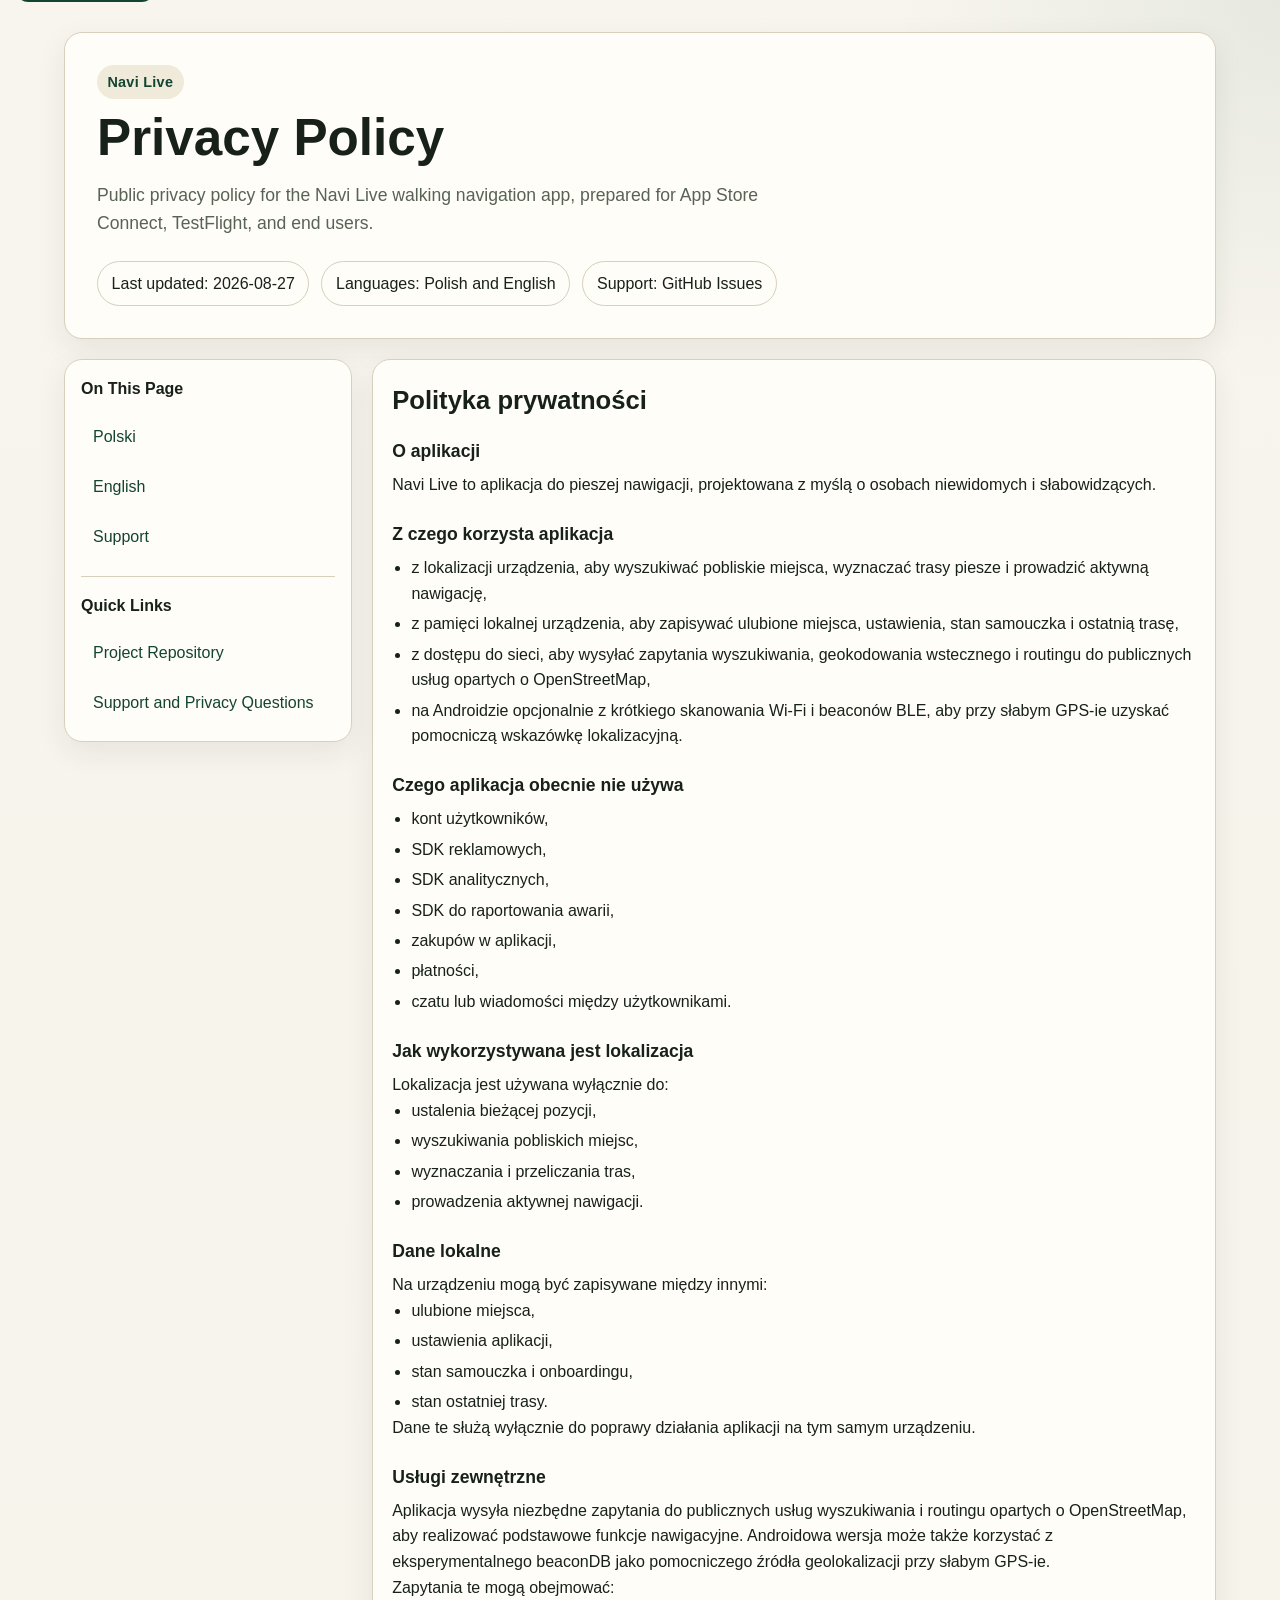
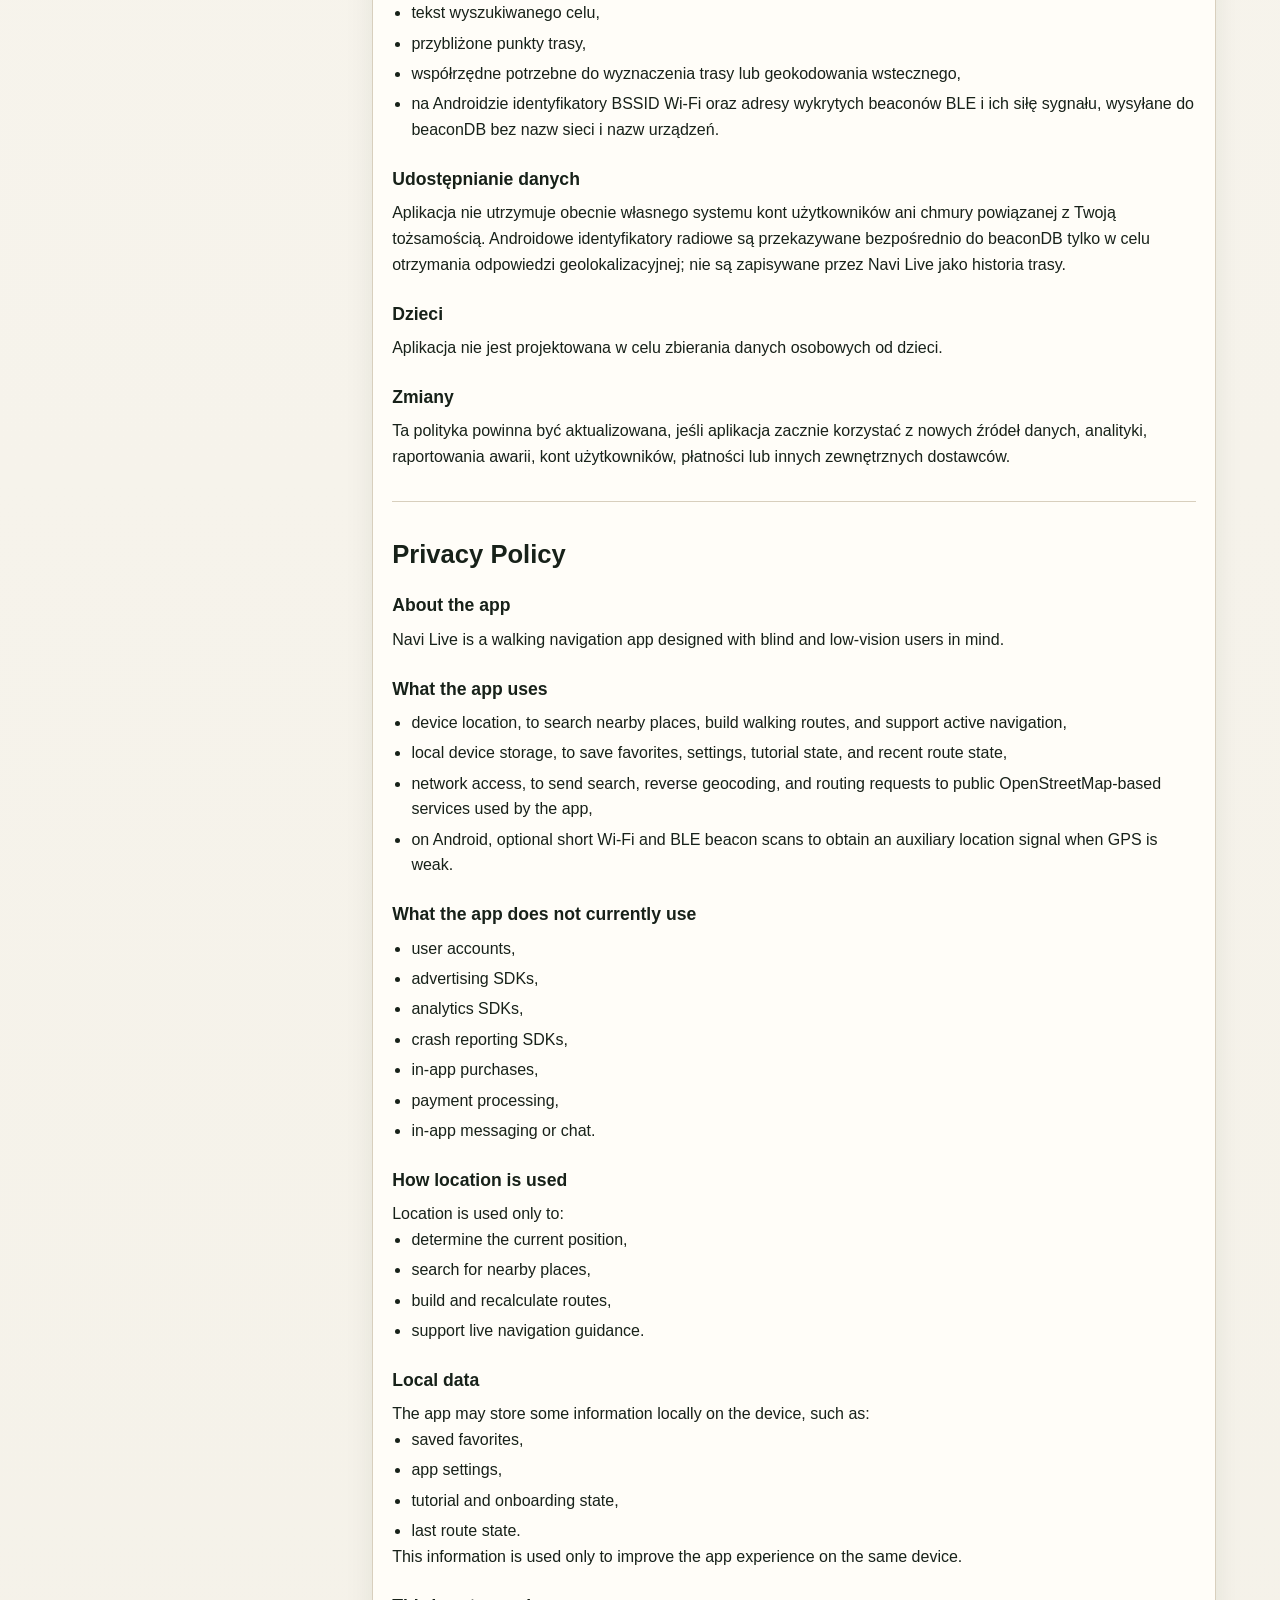
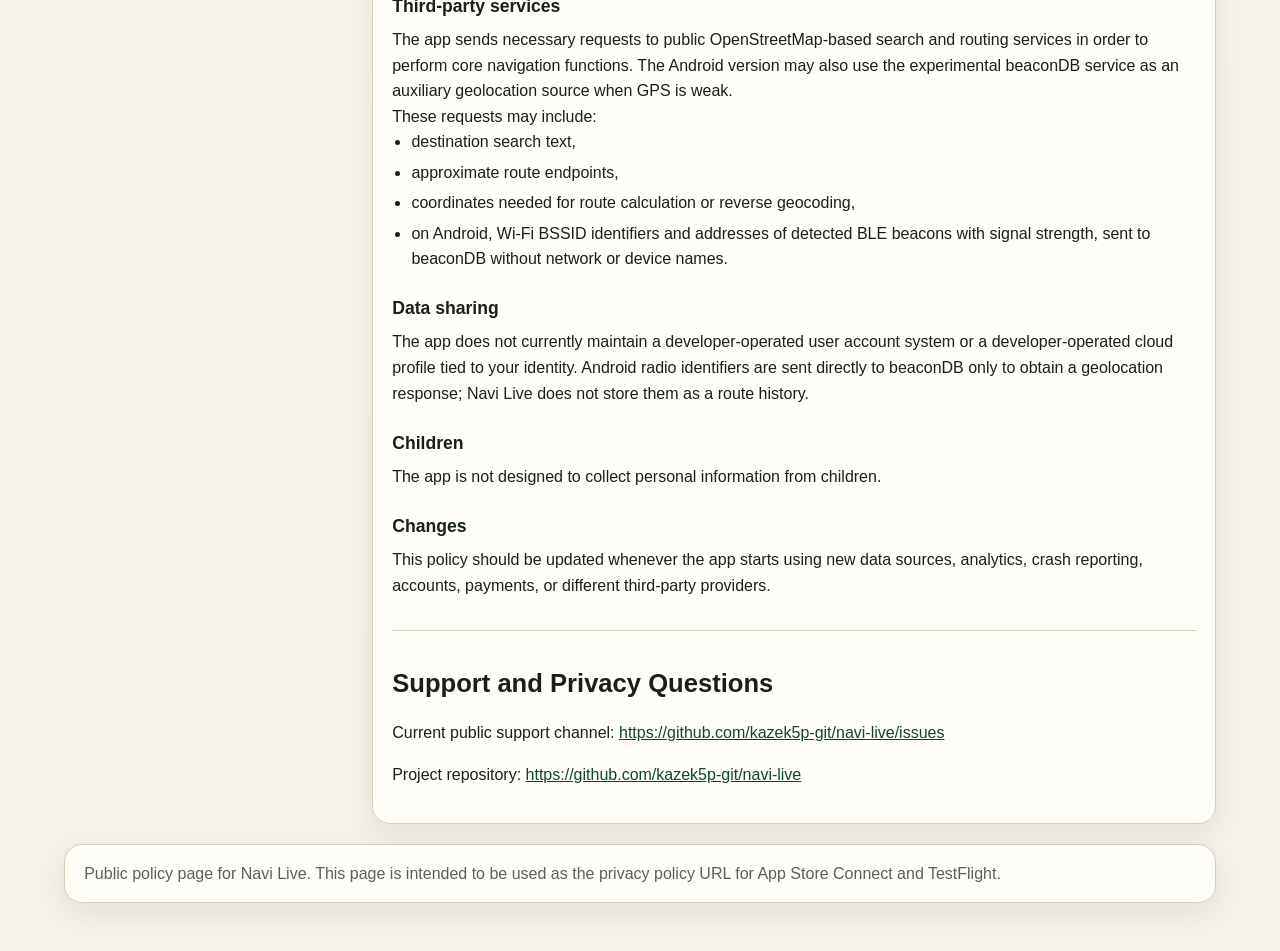
<file: docs/index.html>
<!doctype html>
<html lang="en">
  <head>
    <meta charset="utf-8">
    <meta http-equiv="refresh" content="0; url=./privacy/">
    <meta name="viewport" content="width=device-width, initial-scale=1">
    <title>Navi Live</title>
    <link rel="canonical" href="https://kazek5p-git.github.io/navi-live/privacy/">
  </head>
  <body>
    <p>Redirecting to <a href="./privacy/">Navi Live Privacy Policy</a>.</p>
  </body>
</html>
</file>
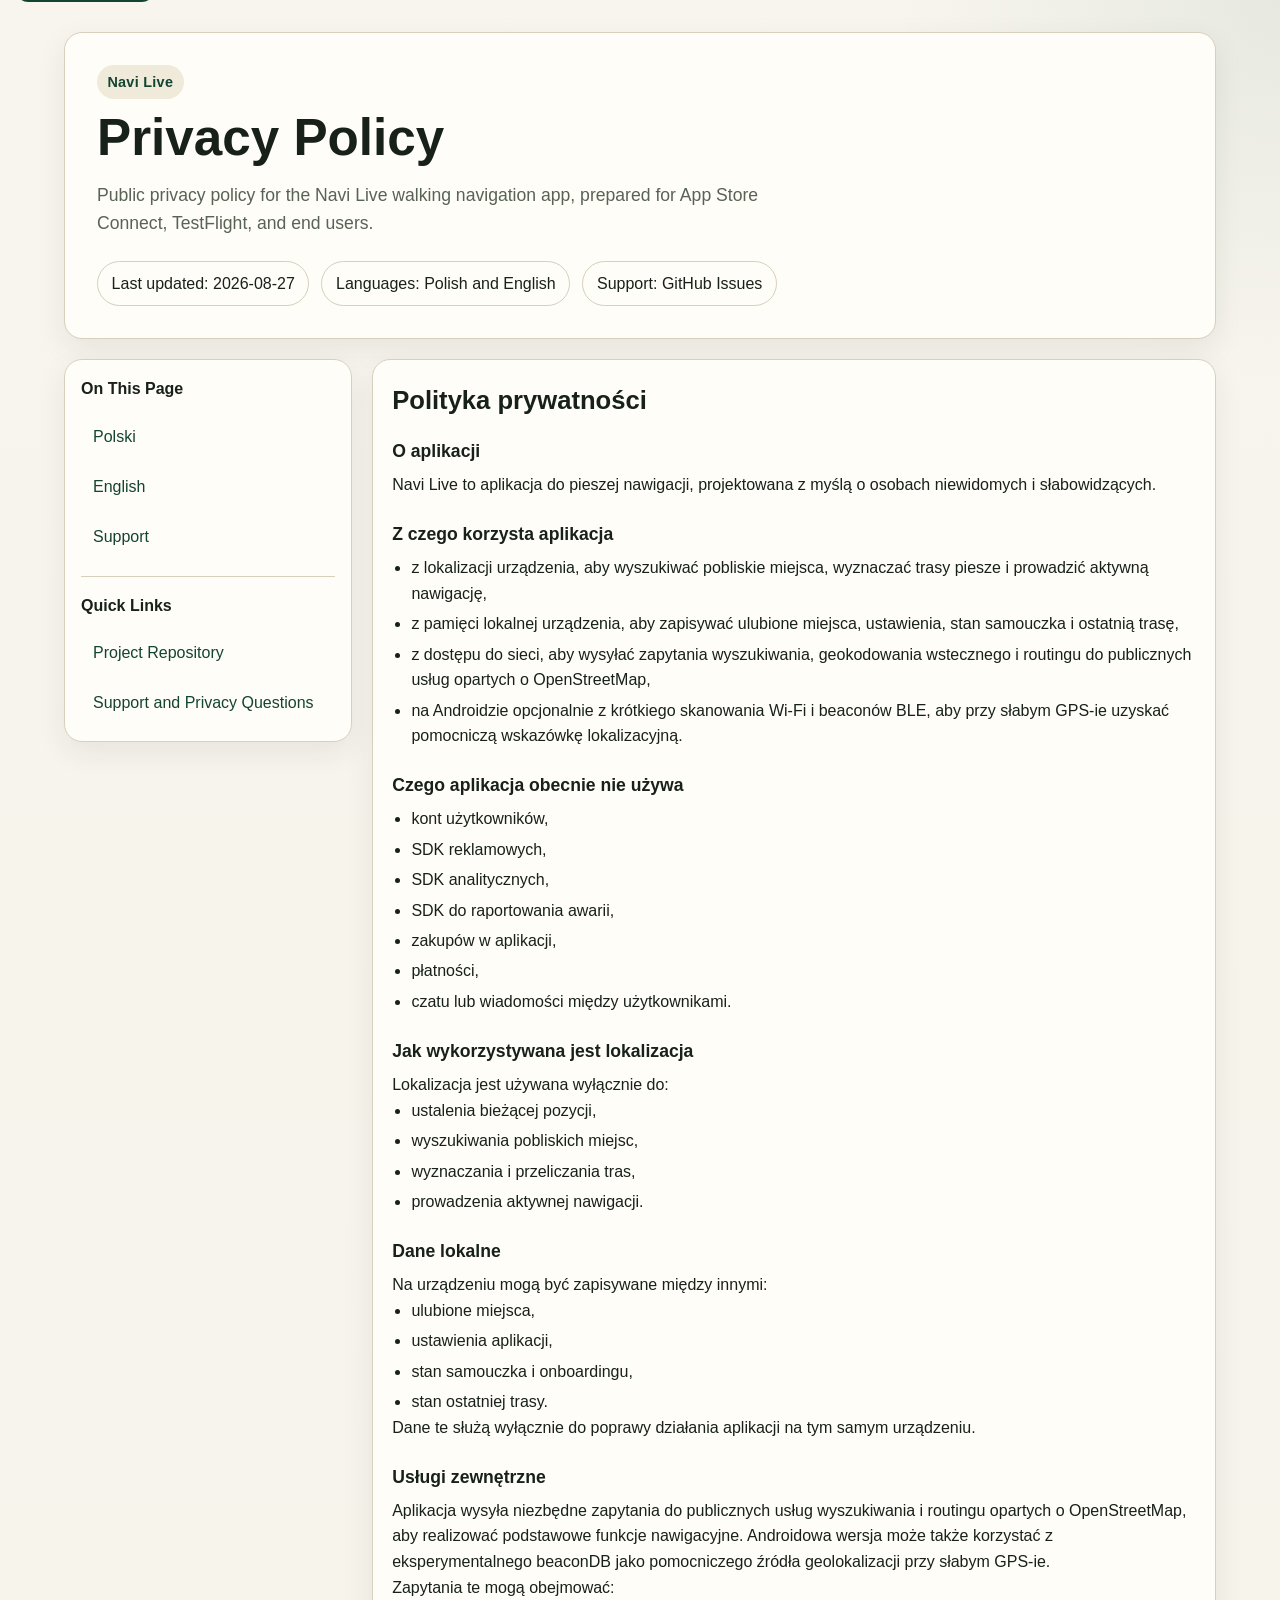
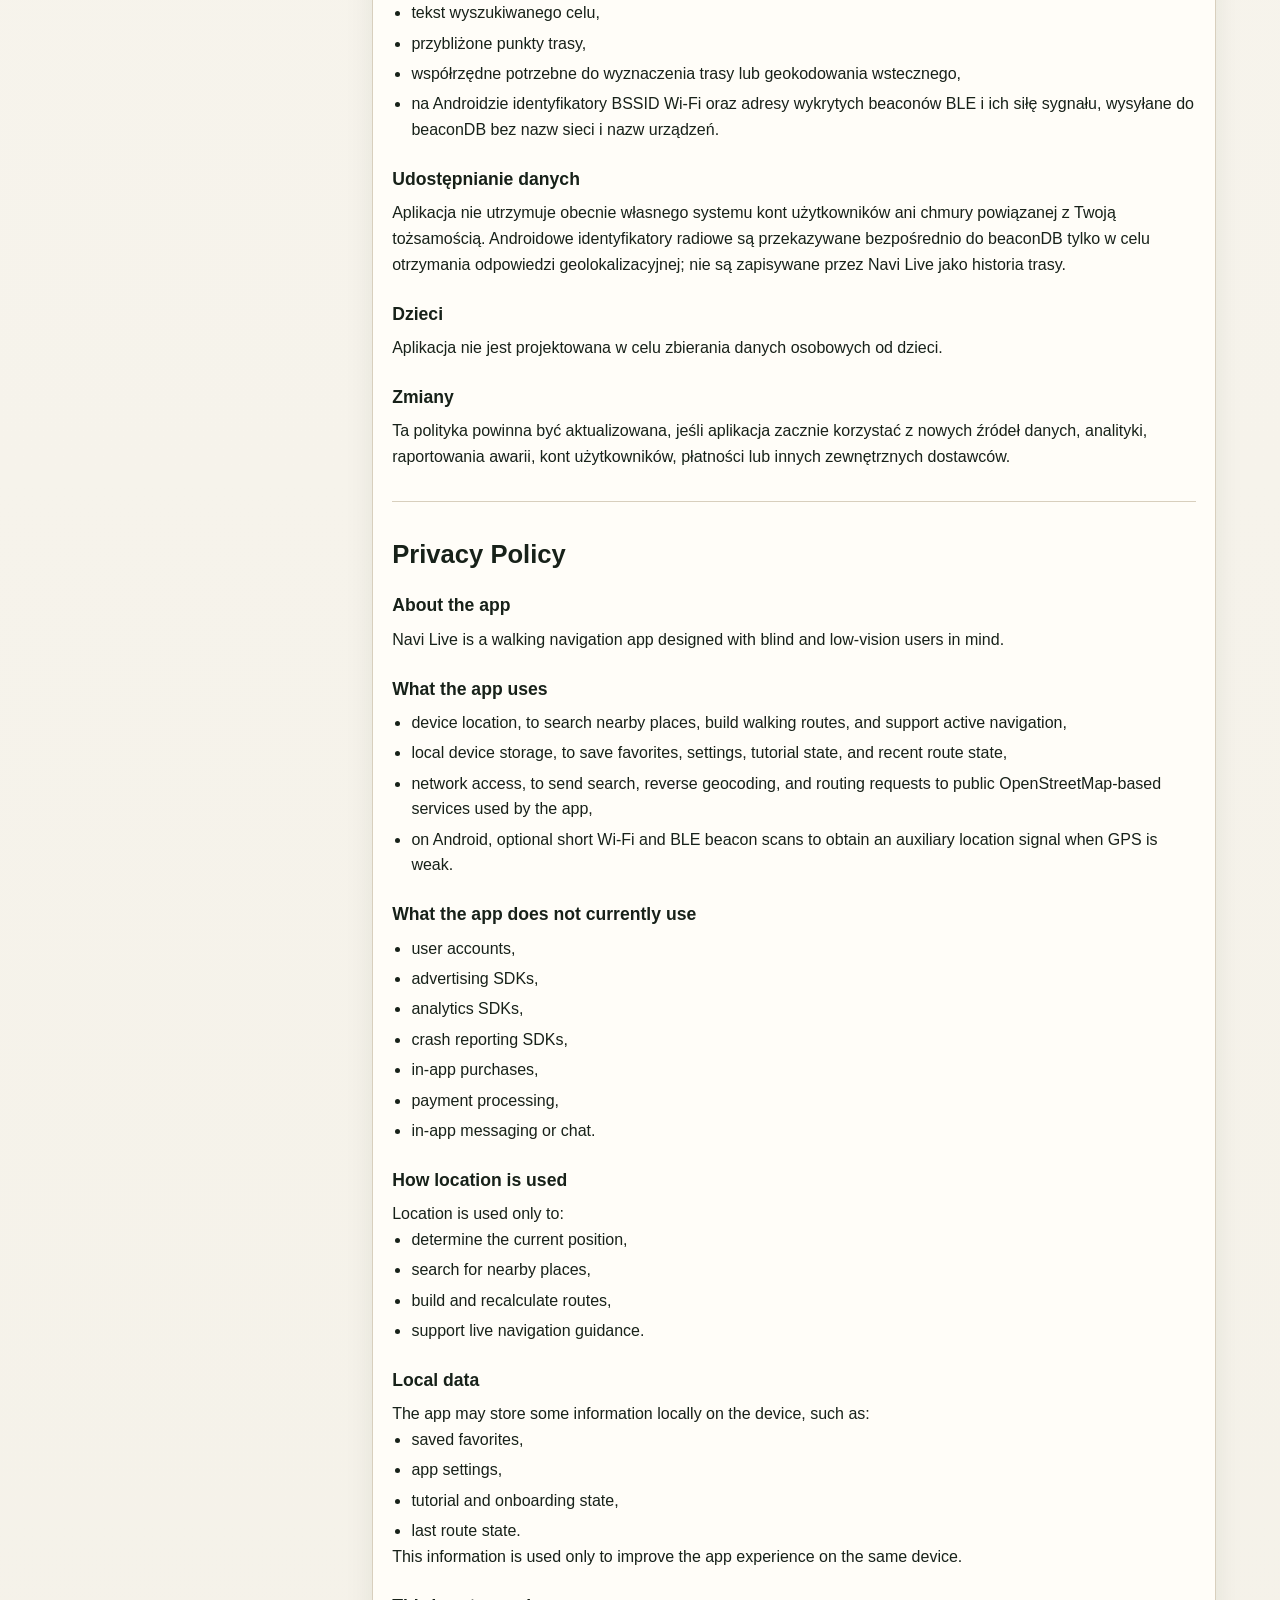
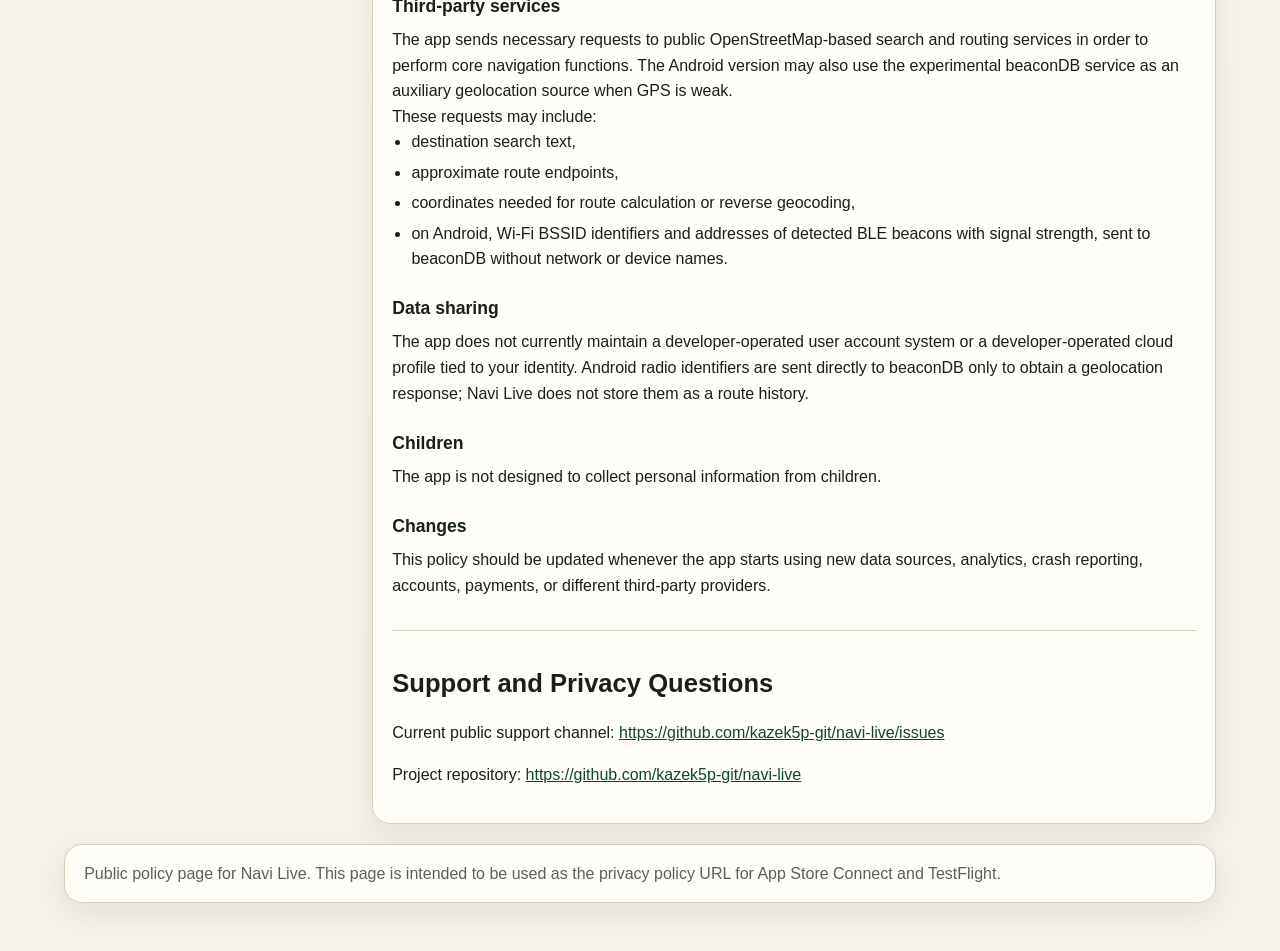
<file: docs/privacy/index.html>
<!doctype html>
<html lang="en">
  <head>
    <meta charset="utf-8">
    <meta name="viewport" content="width=device-width, initial-scale=1">
    <title>Navi Live Privacy Policy</title>
    <meta name="description" content="Public privacy policy for the Navi Live walking navigation app.">
    <link rel="canonical" href="https://kazek5p-git.github.io/navi-live/privacy/">
    <link rel="stylesheet" href="../assets/site.css">
  </head>
  <body>
    <a class="skip-link" href="#main">Skip to content</a>
    <div class="shell">
      <header class="hero panel">
        <p class="eyebrow">Navi Live</p>
        <h1>Privacy Policy</h1>
        <p class="lede">
          Public privacy policy for the Navi Live walking navigation app, prepared for
          App Store Connect, TestFlight, and end users.
        </p>
        <div class="hero-meta" aria-label="Page metadata">
          <span>Last updated: 2026-08-27</span>
          <span>Languages: Polish and English</span>
          <span>Support: GitHub Issues</span>
        </div>
      </header>

      <div class="layout">
        <aside class="nav-card panel" aria-labelledby="page-nav-title">
          <h2 id="page-nav-title">On This Page</h2>
          <ul class="nav-list">
            <li><a href="#pl">Polski</a></li>
            <li><a href="#en">English</a></li>
            <li><a href="#support">Support</a></li>
          </ul>

          <div class="lang-block" aria-labelledby="language-links-title">
            <h2 id="language-links-title">Quick Links</h2>
            <ul class="lang-list">
              <li><a href="https://github.com/kazek5p-git/navi-live">Project Repository</a></li>
              <li><a href="https://github.com/kazek5p-git/navi-live/issues">Support and Privacy Questions</a></li>
            </ul>
          </div>
        </aside>

        <main id="main" class="content-card panel">
          <section id="pl" class="language-section" lang="pl">
            <h2>Polityka prywatności</h2>

            <section class="policy-section">
              <h3>O aplikacji</h3>
              <p>
                Navi Live to aplikacja do pieszej nawigacji, projektowana z myślą o osobach
                niewidomych i słabowidzących.
              </p>
            </section>

            <section class="policy-section">
              <h3>Z czego korzysta aplikacja</h3>
              <ul>
                <li>z lokalizacji urządzenia, aby wyszukiwać pobliskie miejsca, wyznaczać trasy piesze i prowadzić aktywną nawigację,</li>
                <li>z pamięci lokalnej urządzenia, aby zapisywać ulubione miejsca, ustawienia, stan samouczka i ostatnią trasę,</li>
                <li>z dostępu do sieci, aby wysyłać zapytania wyszukiwania, geokodowania wstecznego i routingu do publicznych usług opartych o OpenStreetMap,</li>
                <li>na Androidzie opcjonalnie z krótkiego skanowania Wi-Fi i beaconów BLE, aby przy słabym GPS-ie uzyskać pomocniczą wskazówkę lokalizacyjną.</li>
              </ul>
            </section>

            <section class="policy-section">
              <h3>Czego aplikacja obecnie nie używa</h3>
              <ul>
                <li>kont użytkowników,</li>
                <li>SDK reklamowych,</li>
                <li>SDK analitycznych,</li>
                <li>SDK do raportowania awarii,</li>
                <li>zakupów w aplikacji,</li>
                <li>płatności,</li>
                <li>czatu lub wiadomości między użytkownikami.</li>
              </ul>
            </section>

            <section class="policy-section">
              <h3>Jak wykorzystywana jest lokalizacja</h3>
              <p>Lokalizacja jest używana wyłącznie do:</p>
              <ul>
                <li>ustalenia bieżącej pozycji,</li>
                <li>wyszukiwania pobliskich miejsc,</li>
                <li>wyznaczania i przeliczania tras,</li>
                <li>prowadzenia aktywnej nawigacji.</li>
              </ul>
            </section>

            <section class="policy-section">
              <h3>Dane lokalne</h3>
              <p>Na urządzeniu mogą być zapisywane między innymi:</p>
              <ul>
                <li>ulubione miejsca,</li>
                <li>ustawienia aplikacji,</li>
                <li>stan samouczka i onboardingu,</li>
                <li>stan ostatniej trasy.</li>
              </ul>
              <p>
                Dane te służą wyłącznie do poprawy działania aplikacji na tym samym urządzeniu.
              </p>
            </section>

            <section class="policy-section">
              <h3>Usługi zewnętrzne</h3>
              <p>
                Aplikacja wysyła niezbędne zapytania do publicznych usług wyszukiwania i routingu
                opartych o OpenStreetMap, aby realizować podstawowe funkcje nawigacyjne. Androidowa
                wersja może także korzystać z eksperymentalnego beaconDB jako pomocniczego źródła
                geolokalizacji przy słabym GPS-ie.
              </p>
              <p>Zapytania te mogą obejmować:</p>
              <ul>
                <li>tekst wyszukiwanego celu,</li>
                <li>przybliżone punkty trasy,</li>
                <li>współrzędne potrzebne do wyznaczenia trasy lub geokodowania wstecznego,</li>
                <li>na Androidzie identyfikatory BSSID Wi-Fi oraz adresy wykrytych beaconów BLE i ich siłę sygnału, wysyłane do beaconDB bez nazw sieci i nazw urządzeń.</li>
              </ul>
            </section>

            <section class="policy-section">
              <h3>Udostępnianie danych</h3>
              <p>
                Aplikacja nie utrzymuje obecnie własnego systemu kont użytkowników ani
                chmury powiązanej z Twoją tożsamością. Androidowe identyfikatory radiowe
                są przekazywane bezpośrednio do beaconDB tylko w celu otrzymania odpowiedzi
                geolokalizacyjnej; nie są zapisywane przez Navi Live jako historia trasy.
              </p>
            </section>

            <section class="policy-section">
              <h3>Dzieci</h3>
              <p>
                Aplikacja nie jest projektowana w celu zbierania danych osobowych od dzieci.
              </p>
            </section>

            <section class="policy-section">
              <h3>Zmiany</h3>
              <p>
                Ta polityka powinna być aktualizowana, jeśli aplikacja zacznie korzystać z nowych
                źródeł danych, analityki, raportowania awarii, kont użytkowników, płatności lub
                innych zewnętrznych dostawców.
              </p>
            </section>
          </section>

          <section id="en" class="language-section" lang="en">
            <h2>Privacy Policy</h2>

            <section class="policy-section">
              <h3>About the app</h3>
              <p>
                Navi Live is a walking navigation app designed with blind and low-vision users in mind.
              </p>
            </section>

            <section class="policy-section">
              <h3>What the app uses</h3>
              <ul>
                <li>device location, to search nearby places, build walking routes, and support active navigation,</li>
                <li>local device storage, to save favorites, settings, tutorial state, and recent route state,</li>
                <li>network access, to send search, reverse geocoding, and routing requests to public OpenStreetMap-based services used by the app,</li>
                <li>on Android, optional short Wi-Fi and BLE beacon scans to obtain an auxiliary location signal when GPS is weak.</li>
              </ul>
            </section>

            <section class="policy-section">
              <h3>What the app does not currently use</h3>
              <ul>
                <li>user accounts,</li>
                <li>advertising SDKs,</li>
                <li>analytics SDKs,</li>
                <li>crash reporting SDKs,</li>
                <li>in-app purchases,</li>
                <li>payment processing,</li>
                <li>in-app messaging or chat.</li>
              </ul>
            </section>

            <section class="policy-section">
              <h3>How location is used</h3>
              <p>Location is used only to:</p>
              <ul>
                <li>determine the current position,</li>
                <li>search for nearby places,</li>
                <li>build and recalculate routes,</li>
                <li>support live navigation guidance.</li>
              </ul>
            </section>

            <section class="policy-section">
              <h3>Local data</h3>
              <p>The app may store some information locally on the device, such as:</p>
              <ul>
                <li>saved favorites,</li>
                <li>app settings,</li>
                <li>tutorial and onboarding state,</li>
                <li>last route state.</li>
              </ul>
              <p>
                This information is used only to improve the app experience on the same device.
              </p>
            </section>

            <section class="policy-section">
              <h3>Third-party services</h3>
              <p>
                The app sends necessary requests to public OpenStreetMap-based search and routing
                services in order to perform core navigation functions. The Android version may
                also use the experimental beaconDB service as an auxiliary geolocation source when
                GPS is weak.
              </p>
              <p>These requests may include:</p>
              <ul>
                <li>destination search text,</li>
                <li>approximate route endpoints,</li>
                <li>coordinates needed for route calculation or reverse geocoding,</li>
                <li>on Android, Wi-Fi BSSID identifiers and addresses of detected BLE beacons with signal strength, sent to beaconDB without network or device names.</li>
              </ul>
            </section>

            <section class="policy-section">
              <h3>Data sharing</h3>
              <p>
                The app does not currently maintain a developer-operated user account system or a
                developer-operated cloud profile tied to your identity. Android radio identifiers
                are sent directly to beaconDB only to obtain a geolocation response; Navi Live does
                not store them as a route history.
              </p>
            </section>

            <section class="policy-section">
              <h3>Children</h3>
              <p>
                The app is not designed to collect personal information from children.
              </p>
            </section>

            <section class="policy-section">
              <h3>Changes</h3>
              <p>
                This policy should be updated whenever the app starts using new data sources,
                analytics, crash reporting, accounts, payments, or different third-party providers.
              </p>
            </section>
          </section>

          <section id="support" class="language-section" lang="en">
            <h2>Support and Privacy Questions</h2>
            <p>
              Current public support channel:
              <a href="https://github.com/kazek5p-git/navi-live/issues">https://github.com/kazek5p-git/navi-live/issues</a>
            </p>
            <p>
              Project repository:
              <a href="https://github.com/kazek5p-git/navi-live">https://github.com/kazek5p-git/navi-live</a>
            </p>
          </section>
        </main>
      </div>

      <footer class="footer panel">
        <p>
          Public policy page for Navi Live. This page is intended to be used as the privacy policy
          URL for App Store Connect and TestFlight.
        </p>
      </footer>
    </div>
  </body>
</html>
</file>
<file: docs/assets/site.css>
:root {
  color-scheme: light;
  --bg: #f4f1e8;
  --surface: #fffdf8;
  --surface-alt: #f0eadb;
  --text: #172119;
  --muted: #586255;
  --line: #d8cfbd;
  --accent: #1e5f45;
  --accent-strong: #134432;
  --shadow: 0 10px 30px rgba(23, 33, 25, 0.08);
  --radius: 18px;
}

* {
  box-sizing: border-box;
}

html {
  font-size: 100%;
}

body {
  margin: 0;
  font-family: "Segoe UI", "Noto Sans", "Helvetica Neue", sans-serif;
  line-height: 1.6;
  color: var(--text);
  background:
    radial-gradient(circle at top right, rgba(30, 95, 69, 0.08), transparent 24rem),
    linear-gradient(180deg, #f8f5ee 0%, var(--bg) 100%);
}

a {
  color: var(--accent-strong);
}

a:hover,
a:focus-visible {
  color: var(--accent);
}

.skip-link {
  position: absolute;
  left: 1rem;
  top: -3rem;
  background: var(--accent-strong);
  color: #fff;
  padding: 0.75rem 1rem;
  border-radius: 0.75rem;
  z-index: 10;
}

.skip-link:focus {
  top: 1rem;
}

.shell {
  width: min(72rem, calc(100% - 2rem));
  margin: 0 auto;
  padding: 1rem 0 3rem;
}

.hero {
  margin-top: 1rem;
  padding: 2rem;
  background: linear-gradient(135deg, rgba(30, 95, 69, 0.12), rgba(255, 253, 248, 0.92));
  border: 1px solid rgba(30, 95, 69, 0.14);
  border-radius: calc(var(--radius) + 6px);
  box-shadow: var(--shadow);
}

.eyebrow {
  display: inline-block;
  margin: 0 0 0.75rem;
  padding: 0.35rem 0.65rem;
  border-radius: 999px;
  background: var(--surface-alt);
  color: var(--accent-strong);
  font-size: 0.9rem;
  font-weight: 700;
  letter-spacing: 0.02em;
}

.hero h1 {
  margin: 0;
  font-size: clamp(2rem, 4vw, 3.4rem);
  line-height: 1.05;
}

.lede {
  max-width: 46rem;
  margin: 1rem 0 0;
  font-size: 1.1rem;
  color: var(--muted);
}

.hero-meta {
  display: flex;
  flex-wrap: wrap;
  gap: 0.75rem;
  margin-top: 1.5rem;
}

.hero-meta span {
  padding: 0.55rem 0.85rem;
  background: rgba(255, 253, 248, 0.85);
  border: 1px solid var(--line);
  border-radius: 999px;
}

.layout {
  display: grid;
  grid-template-columns: 18rem minmax(0, 1fr);
  gap: 1.25rem;
  margin-top: 1.25rem;
}

.panel {
  background: var(--surface);
  border: 1px solid var(--line);
  border-radius: var(--radius);
  box-shadow: var(--shadow);
}

.nav-card {
  position: sticky;
  top: 1rem;
  padding: 1rem;
  align-self: start;
}

.nav-card h2 {
  margin: 0 0 0.75rem;
  font-size: 1rem;
}

.nav-list,
.lang-list {
  list-style: none;
  padding: 0;
  margin: 0;
}

.nav-list li + li,
.lang-list li + li {
  margin-top: 0.35rem;
}

.nav-list a,
.lang-list a {
  display: block;
  padding: 0.6rem 0.75rem;
  border-radius: 0.8rem;
  text-decoration: none;
}

.nav-list a:hover,
.nav-list a:focus-visible,
.lang-list a:hover,
.lang-list a:focus-visible {
  background: var(--surface-alt);
}

.lang-block {
  margin-top: 1rem;
  padding-top: 1rem;
  border-top: 1px solid var(--line);
}

.content-card {
  padding: 1.2rem;
}

.language-section + .language-section {
  margin-top: 2rem;
  padding-top: 2rem;
  border-top: 1px solid var(--line);
}

.language-section h2 {
  margin: 0 0 1rem;
  font-size: 1.6rem;
}

.policy-section + .policy-section {
  margin-top: 1.4rem;
}

.policy-section h3 {
  margin: 0 0 0.45rem;
  font-size: 1.1rem;
}

.policy-section p,
.policy-section ul {
  margin: 0;
}

.policy-section ul {
  padding-left: 1.2rem;
}

.policy-section li + li {
  margin-top: 0.3rem;
}

.footer {
  margin-top: 1.25rem;
  padding: 1rem 1.2rem;
  color: var(--muted);
}

.footer p {
  margin: 0;
}

@media (max-width: 900px) {
  .layout {
    grid-template-columns: 1fr;
  }

  .nav-card {
    position: static;
  }
}

@media (prefers-reduced-motion: reduce) {
  html {
    scroll-behavior: auto;
  }
}
</file>
